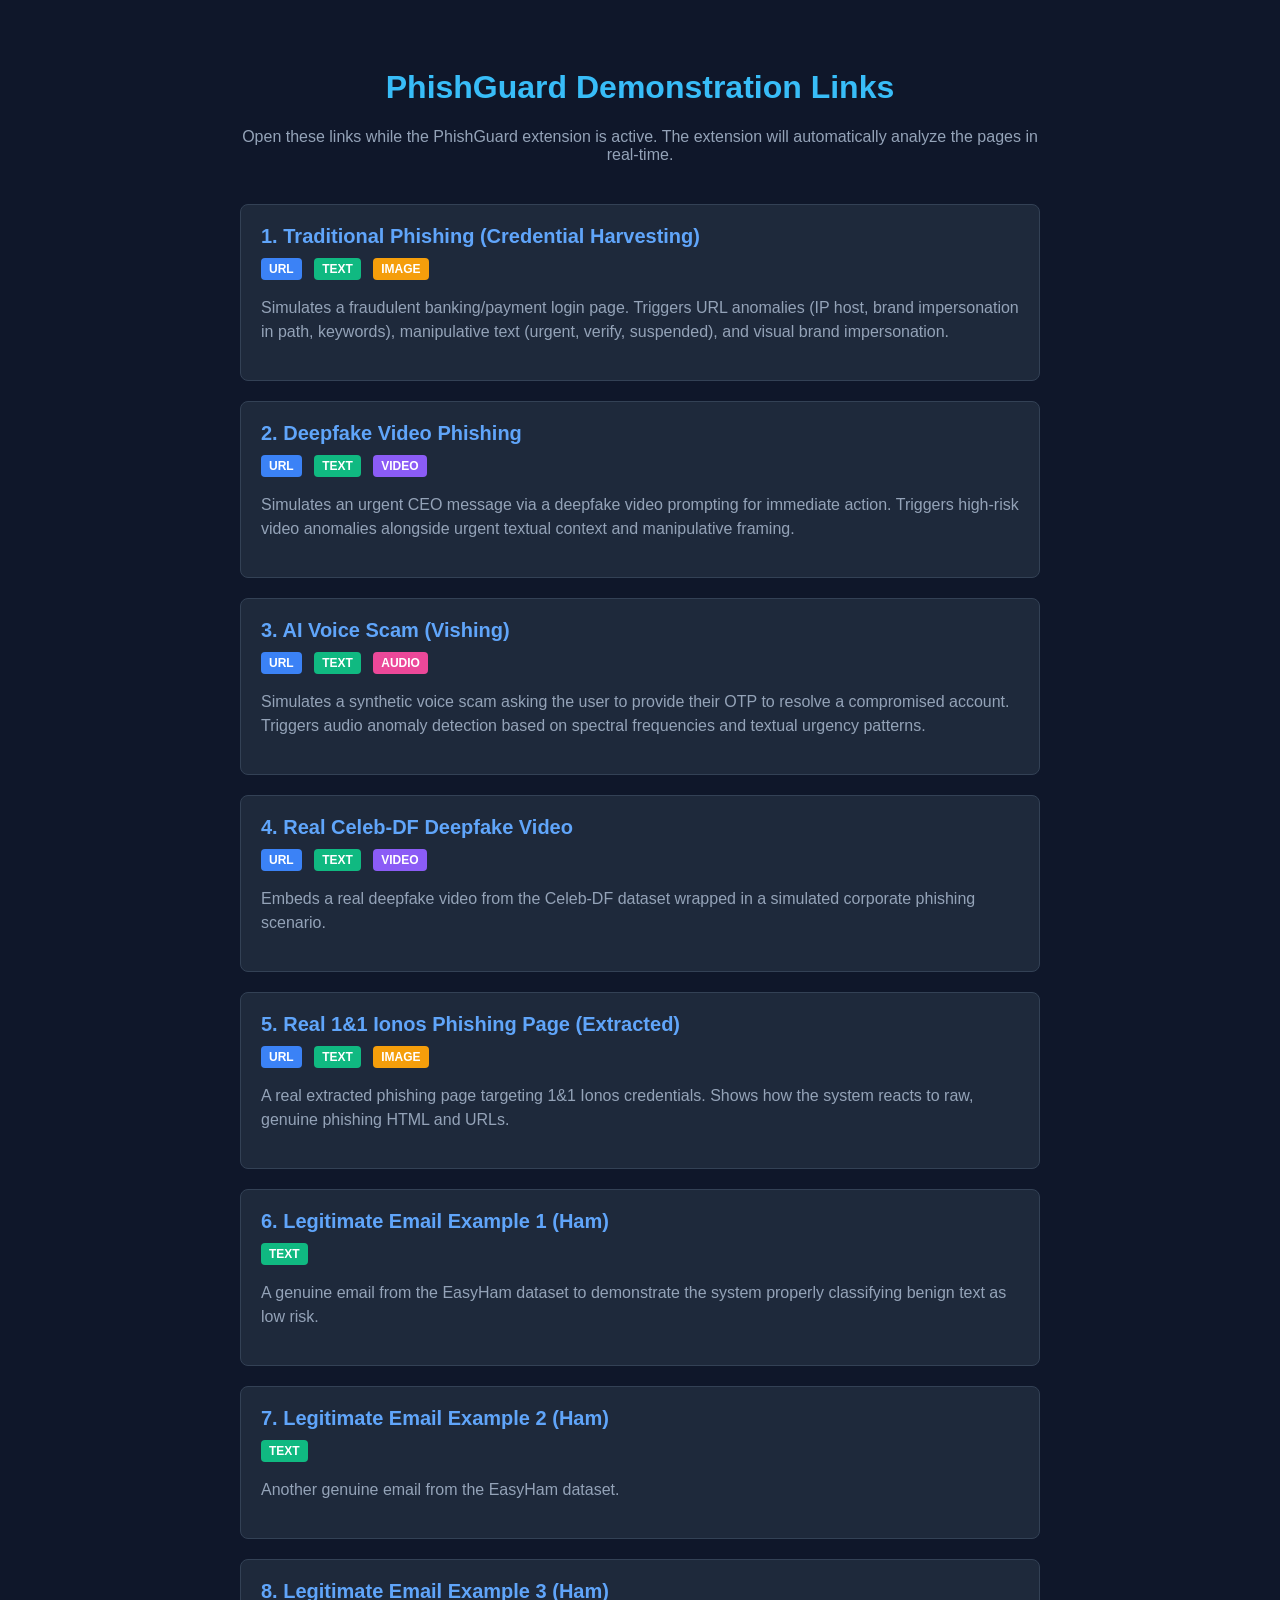
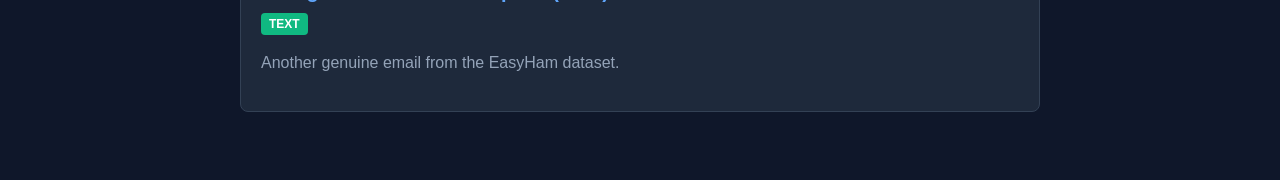
<file: demo_pages/index.html>
<!DOCTYPE html>
<html lang="en">
<head>
    <meta charset="UTF-8">
    <meta name="viewport" content="width=device-width, initial-scale=1.0">
    <title>PhishGuard Demo Links</title>
    <style>
        body { font-family: 'Segoe UI', Tahoma, Geneva, Verdana, sans-serif; background-color: #0f172a; color: #f8fafc; padding: 40px; }
        h1 { color: #38bdf8; text-align: center; }
        .container { max-width: 800px; margin: 0 auto; }
        .card { background: #1e293b; padding: 20px; margin-bottom: 20px; border-radius: 8px; border: 1px solid #334155; }
        .card a { display: block; font-size: 20px; color: #60a5fa; text-decoration: none; margin-bottom: 10px; font-weight: bold; }
        .card a:hover { text-decoration: underline; color: #93c5fd; }
        .card p { color: #94a3b8; line-height: 1.5; }
        .tag { display: inline-block; padding: 4px 8px; border-radius: 4px; font-size: 12px; font-weight: bold; margin-right: 8px; }
        .tag.url { background: #3b82f6; color: white; }
        .tag.text { background: #10b981; color: white; }
        .tag.image { background: #f59e0b; color: white; }
        .tag.video { background: #8b5cf6; color: white; }
        .tag.audio { background: #ec4899; color: white; }
    </style>
</head>
<body>
    <div class="container">
        <h1>PhishGuard Demonstration Links</h1>
        <p style="text-align: center; color: #94a3b8; margin-bottom: 40px;">
            Open these links while the PhishGuard extension is active. The extension will automatically analyze the pages in real-time.
        </p>

        <div class="card">
            <a href="paypal-secure-login-verify-account.html" target="_blank">1. Traditional Phishing (Credential Harvesting)</a>
            <div>
                <span class="tag url">URL</span> <span class="tag text">TEXT</span> <span class="tag image">IMAGE</span>
            </div>
            <p>Simulates a fraudulent banking/payment login page. Triggers URL anomalies (IP host, brand impersonation in path, keywords), manipulative text (urgent, verify, suspended), and visual brand impersonation.</p>
        </div>

        <div class="card">
            <a href="urgent-video-login-75.html" target="_blank">2. Deepfake Video Phishing</a>
            <div>
                <span class="tag url">URL</span> <span class="tag text">TEXT</span> <span class="tag video">VIDEO</span>
            </div>
            <p>Simulates an urgent CEO message via a deepfake video prompting for immediate action. Triggers high-risk video anomalies alongside urgent textual context and manipulative framing.</p>
        </div>

        <div class="card">
            <a href="secure-voice-otp-verify-82.html" target="_blank">3. AI Voice Scam (Vishing)</a>
            <div>
                <span class="tag url">URL</span> <span class="tag text">TEXT</span> <span class="tag audio">AUDIO</span>
            </div>
            <p>Simulates a synthetic voice scam asking the user to provide their OTP to resolve a compromised account. Triggers audio anomaly detection based on spectral frequencies and textual urgency patterns.</p>
        </div>

        <div class="card">
            <a href="urgent-video-celeb-df-login-75.html" target="_blank">4. Real Celeb-DF Deepfake Video</a>
            <div>
                <span class="tag url">URL</span> <span class="tag text">TEXT</span> <span class="tag video">VIDEO</span>
            </div>
            <p>Embeds a real deepfake video from the Celeb-DF dataset wrapped in a simulated corporate phishing scenario.</p>
        </div>

        <div class="card">
            <a href="1and1-ionos-login-verify-account.html" target="_blank">5. Real 1&1 Ionos Phishing Page (Extracted)</a>
            <div>
                <span class="tag url">URL</span> <span class="tag text">TEXT</span> <span class="tag image">IMAGE</span>
            </div>
            <p>A real extracted phishing page targeting 1&1 Ionos credentials. Shows how the system reacts to raw, genuine phishing HTML and URLs.</p>
        </div>

        <div class="card">
            <a href="email_0002.html" target="_blank">6. Legitimate Email Example 1 (Ham)</a>
            <div>
                <span class="tag text">TEXT</span>
            </div>
            <p>A genuine email from the EasyHam dataset to demonstrate the system properly classifying benign text as low risk.</p>
        </div>

        <div class="card">
            <a href="email_0003.html" target="_blank">7. Legitimate Email Example 2 (Ham)</a>
            <div>
                <span class="tag text">TEXT</span>
            </div>
            <p>Another genuine email from the EasyHam dataset.</p>
        </div>

        <div class="card">
            <a href="email_0004.html" target="_blank">8. Legitimate Email Example 3 (Ham)</a>
            <div>
                <span class="tag text">TEXT</span>
            </div>
            <p>Another genuine email from the EasyHam dataset.</p>
        </div>
    </div>
</body>
</html>
</file>
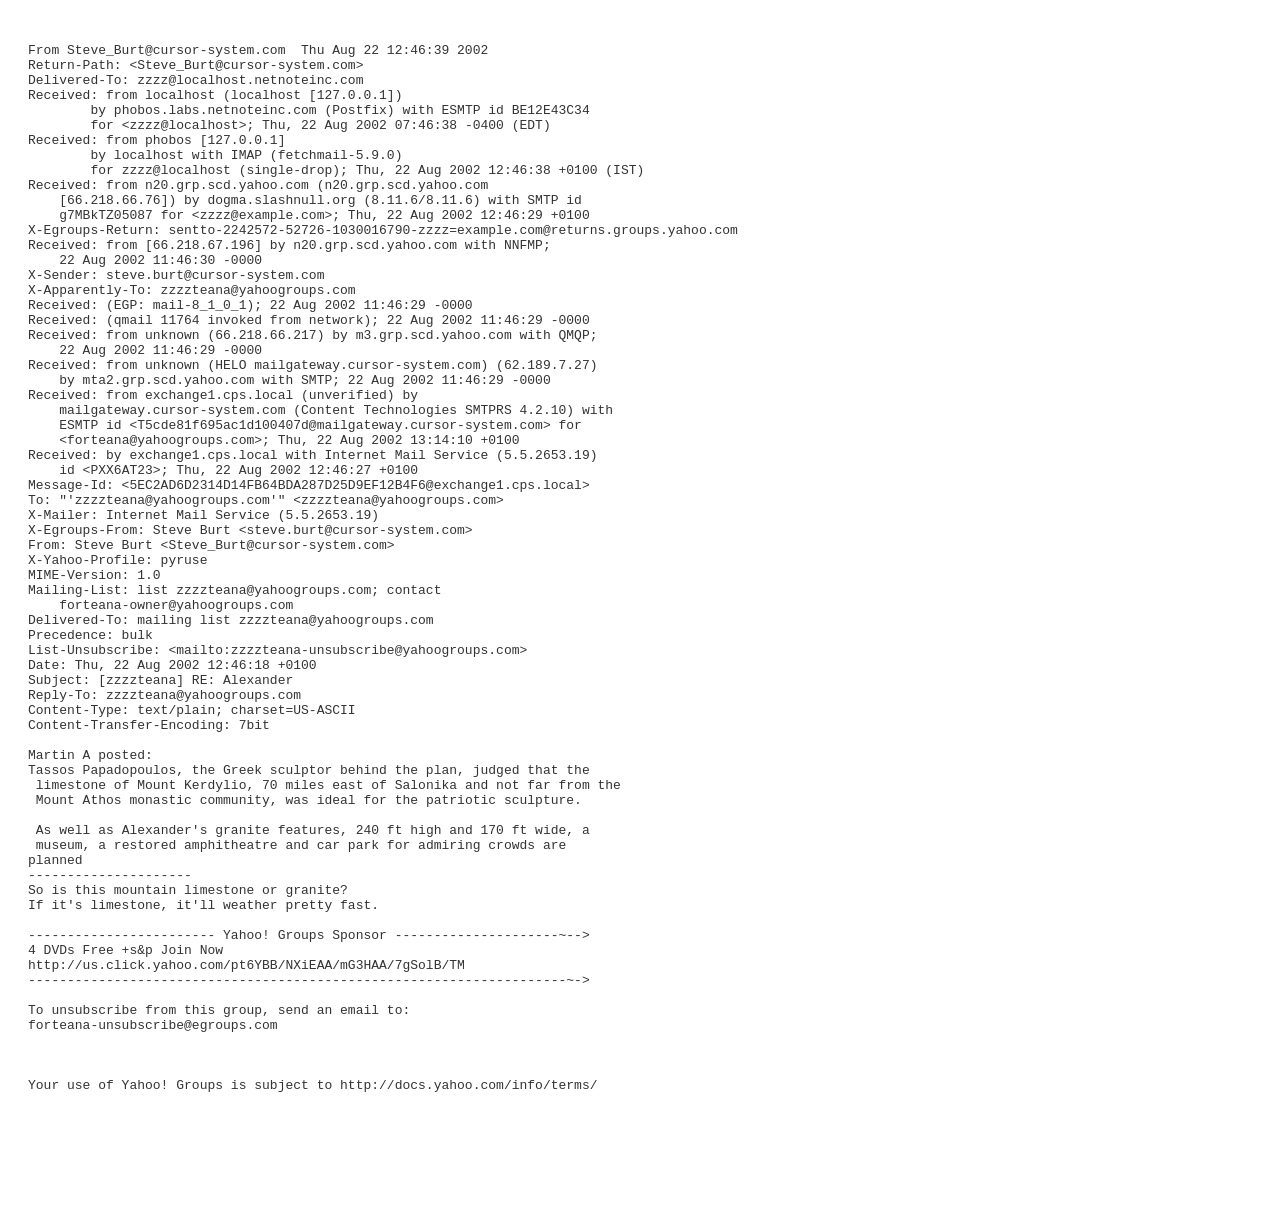
<file: demo_pages/email_0002.html>
<!DOCTYPE html>
<html>
<head>
    <title>Email</title>
    <style>body { font-family: monospace; white-space: pre-wrap; padding: 20px; background: #fff; color: #333; }</style>
</head>
<body>
From Steve_Burt@cursor-system.com  Thu Aug 22 12:46:39 2002
Return-Path: &lt;Steve_Burt@cursor-system.com&gt;
Delivered-To: zzzz@localhost.netnoteinc.com
Received: from localhost (localhost [127.0.0.1])
	by phobos.labs.netnoteinc.com (Postfix) with ESMTP id BE12E43C34
	for &lt;zzzz@localhost&gt;; Thu, 22 Aug 2002 07:46:38 -0400 (EDT)
Received: from phobos [127.0.0.1]
	by localhost with IMAP (fetchmail-5.9.0)
	for zzzz@localhost (single-drop); Thu, 22 Aug 2002 12:46:38 +0100 (IST)
Received: from n20.grp.scd.yahoo.com (n20.grp.scd.yahoo.com
    [66.218.66.76]) by dogma.slashnull.org (8.11.6/8.11.6) with SMTP id
    g7MBkTZ05087 for &lt;zzzz@example.com&gt;; Thu, 22 Aug 2002 12:46:29 +0100
X-Egroups-Return: sentto-2242572-52726-1030016790-zzzz=example.com@returns.groups.yahoo.com
Received: from [66.218.67.196] by n20.grp.scd.yahoo.com with NNFMP;
    22 Aug 2002 11:46:30 -0000
X-Sender: steve.burt@cursor-system.com
X-Apparently-To: zzzzteana@yahoogroups.com
Received: (EGP: mail-8_1_0_1); 22 Aug 2002 11:46:29 -0000
Received: (qmail 11764 invoked from network); 22 Aug 2002 11:46:29 -0000
Received: from unknown (66.218.66.217) by m3.grp.scd.yahoo.com with QMQP;
    22 Aug 2002 11:46:29 -0000
Received: from unknown (HELO mailgateway.cursor-system.com) (62.189.7.27)
    by mta2.grp.scd.yahoo.com with SMTP; 22 Aug 2002 11:46:29 -0000
Received: from exchange1.cps.local (unverified) by
    mailgateway.cursor-system.com (Content Technologies SMTPRS 4.2.10) with
    ESMTP id &lt;T5cde81f695ac1d100407d@mailgateway.cursor-system.com&gt; for
    &lt;forteana@yahoogroups.com&gt;; Thu, 22 Aug 2002 13:14:10 +0100
Received: by exchange1.cps.local with Internet Mail Service (5.5.2653.19)
    id &lt;PXX6AT23&gt;; Thu, 22 Aug 2002 12:46:27 +0100
Message-Id: &lt;5EC2AD6D2314D14FB64BDA287D25D9EF12B4F6@exchange1.cps.local&gt;
To: "'zzzzteana@yahoogroups.com'" &lt;zzzzteana@yahoogroups.com&gt;
X-Mailer: Internet Mail Service (5.5.2653.19)
X-Egroups-From: Steve Burt &lt;steve.burt@cursor-system.com&gt;
From: Steve Burt &lt;Steve_Burt@cursor-system.com&gt;
X-Yahoo-Profile: pyruse
MIME-Version: 1.0
Mailing-List: list zzzzteana@yahoogroups.com; contact
    forteana-owner@yahoogroups.com
Delivered-To: mailing list zzzzteana@yahoogroups.com
Precedence: bulk
List-Unsubscribe: &lt;mailto:zzzzteana-unsubscribe@yahoogroups.com&gt;
Date: Thu, 22 Aug 2002 12:46:18 +0100
Subject: [zzzzteana] RE: Alexander
Reply-To: zzzzteana@yahoogroups.com
Content-Type: text/plain; charset=US-ASCII
Content-Transfer-Encoding: 7bit

Martin A posted:
Tassos Papadopoulos, the Greek sculptor behind the plan, judged that the
 limestone of Mount Kerdylio, 70 miles east of Salonika and not far from the
 Mount Athos monastic community, was ideal for the patriotic sculpture. 
 
 As well as Alexander's granite features, 240 ft high and 170 ft wide, a
 museum, a restored amphitheatre and car park for admiring crowds are
planned
---------------------
So is this mountain limestone or granite?
If it's limestone, it'll weather pretty fast.

------------------------ Yahoo! Groups Sponsor ---------------------~--&gt;
4 DVDs Free +s&p Join Now
http://us.click.yahoo.com/pt6YBB/NXiEAA/mG3HAA/7gSolB/TM
---------------------------------------------------------------------~-&gt;

To unsubscribe from this group, send an email to:
forteana-unsubscribe@egroups.com

 

Your use of Yahoo! Groups is subject to http://docs.yahoo.com/info/terms/ 




</body>
</html>
</file>
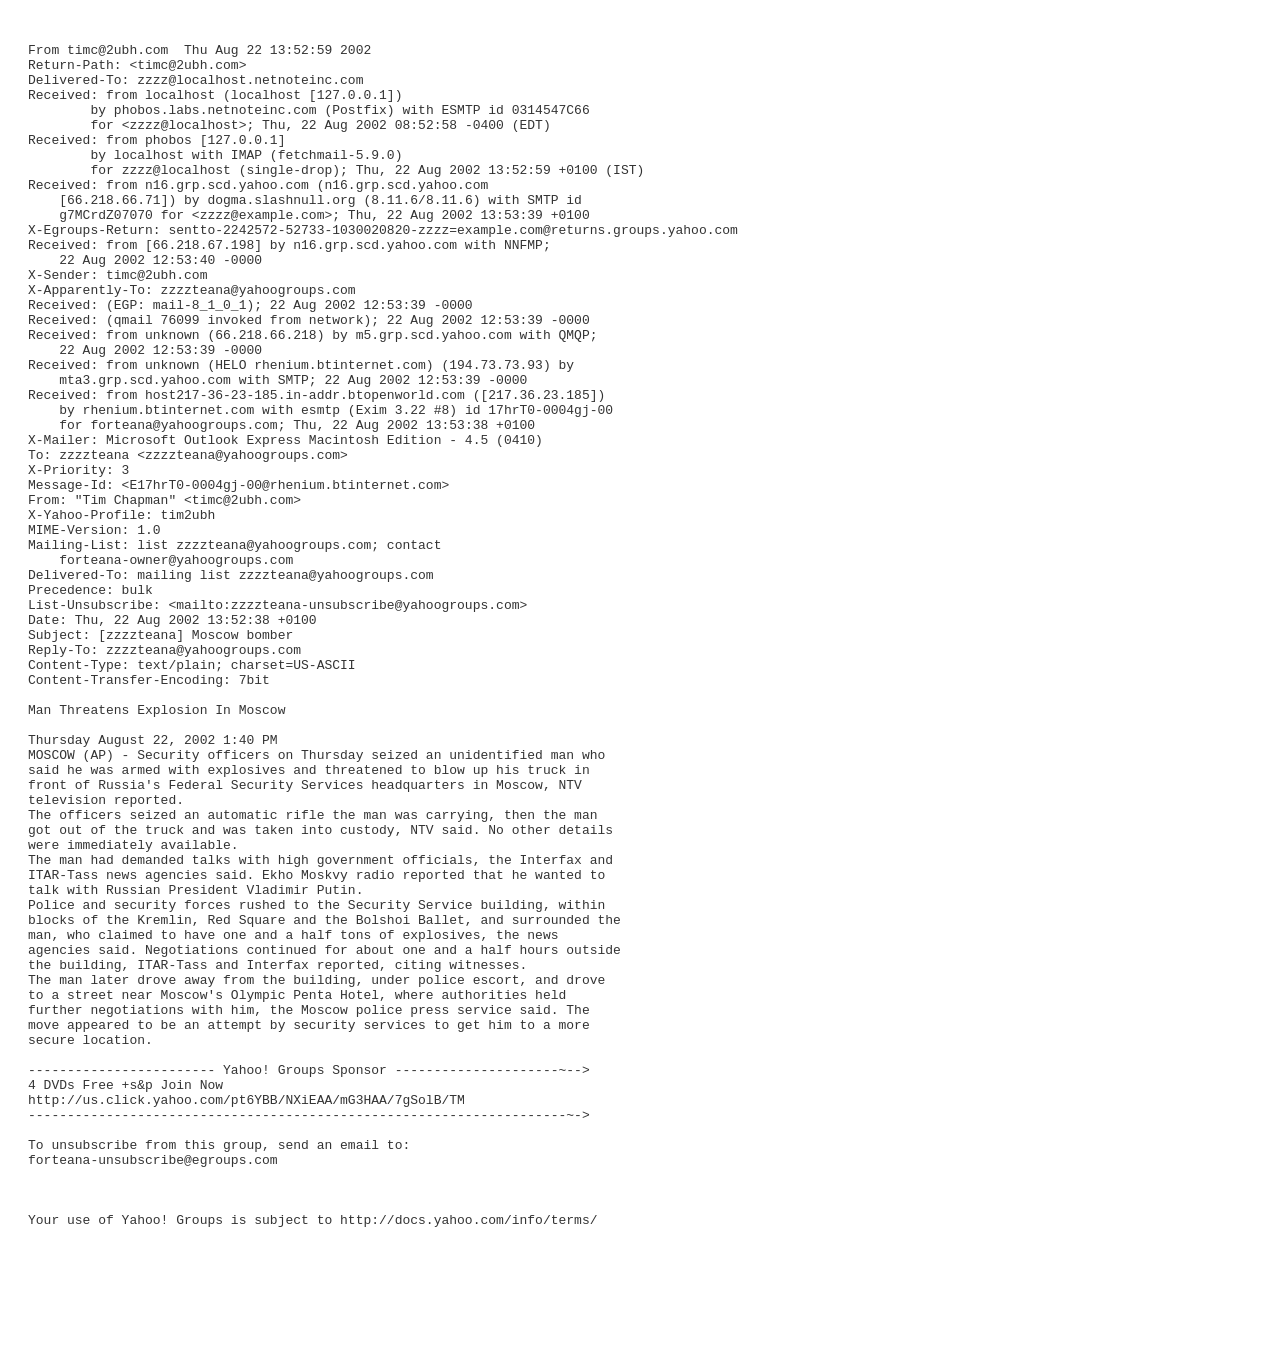
<file: demo_pages/email_0003.html>
<!DOCTYPE html>
<html>
<head>
    <title>Email</title>
    <style>body { font-family: monospace; white-space: pre-wrap; padding: 20px; background: #fff; color: #333; }</style>
</head>
<body>
From timc@2ubh.com  Thu Aug 22 13:52:59 2002
Return-Path: &lt;timc@2ubh.com&gt;
Delivered-To: zzzz@localhost.netnoteinc.com
Received: from localhost (localhost [127.0.0.1])
	by phobos.labs.netnoteinc.com (Postfix) with ESMTP id 0314547C66
	for &lt;zzzz@localhost&gt;; Thu, 22 Aug 2002 08:52:58 -0400 (EDT)
Received: from phobos [127.0.0.1]
	by localhost with IMAP (fetchmail-5.9.0)
	for zzzz@localhost (single-drop); Thu, 22 Aug 2002 13:52:59 +0100 (IST)
Received: from n16.grp.scd.yahoo.com (n16.grp.scd.yahoo.com
    [66.218.66.71]) by dogma.slashnull.org (8.11.6/8.11.6) with SMTP id
    g7MCrdZ07070 for &lt;zzzz@example.com&gt;; Thu, 22 Aug 2002 13:53:39 +0100
X-Egroups-Return: sentto-2242572-52733-1030020820-zzzz=example.com@returns.groups.yahoo.com
Received: from [66.218.67.198] by n16.grp.scd.yahoo.com with NNFMP;
    22 Aug 2002 12:53:40 -0000
X-Sender: timc@2ubh.com
X-Apparently-To: zzzzteana@yahoogroups.com
Received: (EGP: mail-8_1_0_1); 22 Aug 2002 12:53:39 -0000
Received: (qmail 76099 invoked from network); 22 Aug 2002 12:53:39 -0000
Received: from unknown (66.218.66.218) by m5.grp.scd.yahoo.com with QMQP;
    22 Aug 2002 12:53:39 -0000
Received: from unknown (HELO rhenium.btinternet.com) (194.73.73.93) by
    mta3.grp.scd.yahoo.com with SMTP; 22 Aug 2002 12:53:39 -0000
Received: from host217-36-23-185.in-addr.btopenworld.com ([217.36.23.185])
    by rhenium.btinternet.com with esmtp (Exim 3.22 #8) id 17hrT0-0004gj-00
    for forteana@yahoogroups.com; Thu, 22 Aug 2002 13:53:38 +0100
X-Mailer: Microsoft Outlook Express Macintosh Edition - 4.5 (0410)
To: zzzzteana &lt;zzzzteana@yahoogroups.com&gt;
X-Priority: 3
Message-Id: &lt;E17hrT0-0004gj-00@rhenium.btinternet.com&gt;
From: "Tim Chapman" &lt;timc@2ubh.com&gt;
X-Yahoo-Profile: tim2ubh
MIME-Version: 1.0
Mailing-List: list zzzzteana@yahoogroups.com; contact
    forteana-owner@yahoogroups.com
Delivered-To: mailing list zzzzteana@yahoogroups.com
Precedence: bulk
List-Unsubscribe: &lt;mailto:zzzzteana-unsubscribe@yahoogroups.com&gt;
Date: Thu, 22 Aug 2002 13:52:38 +0100
Subject: [zzzzteana] Moscow bomber
Reply-To: zzzzteana@yahoogroups.com
Content-Type: text/plain; charset=US-ASCII
Content-Transfer-Encoding: 7bit

Man Threatens Explosion In Moscow 

Thursday August 22, 2002 1:40 PM
MOSCOW (AP) - Security officers on Thursday seized an unidentified man who
said he was armed with explosives and threatened to blow up his truck in
front of Russia's Federal Security Services headquarters in Moscow, NTV
television reported.
The officers seized an automatic rifle the man was carrying, then the man
got out of the truck and was taken into custody, NTV said. No other details
were immediately available.
The man had demanded talks with high government officials, the Interfax and
ITAR-Tass news agencies said. Ekho Moskvy radio reported that he wanted to
talk with Russian President Vladimir Putin.
Police and security forces rushed to the Security Service building, within
blocks of the Kremlin, Red Square and the Bolshoi Ballet, and surrounded the
man, who claimed to have one and a half tons of explosives, the news
agencies said. Negotiations continued for about one and a half hours outside
the building, ITAR-Tass and Interfax reported, citing witnesses.
The man later drove away from the building, under police escort, and drove
to a street near Moscow's Olympic Penta Hotel, where authorities held
further negotiations with him, the Moscow police press service said. The
move appeared to be an attempt by security services to get him to a more
secure location. 

------------------------ Yahoo! Groups Sponsor ---------------------~--&gt;
4 DVDs Free +s&p Join Now
http://us.click.yahoo.com/pt6YBB/NXiEAA/mG3HAA/7gSolB/TM
---------------------------------------------------------------------~-&gt;

To unsubscribe from this group, send an email to:
forteana-unsubscribe@egroups.com

 

Your use of Yahoo! Groups is subject to http://docs.yahoo.com/info/terms/ 




</body>
</html>
</file>
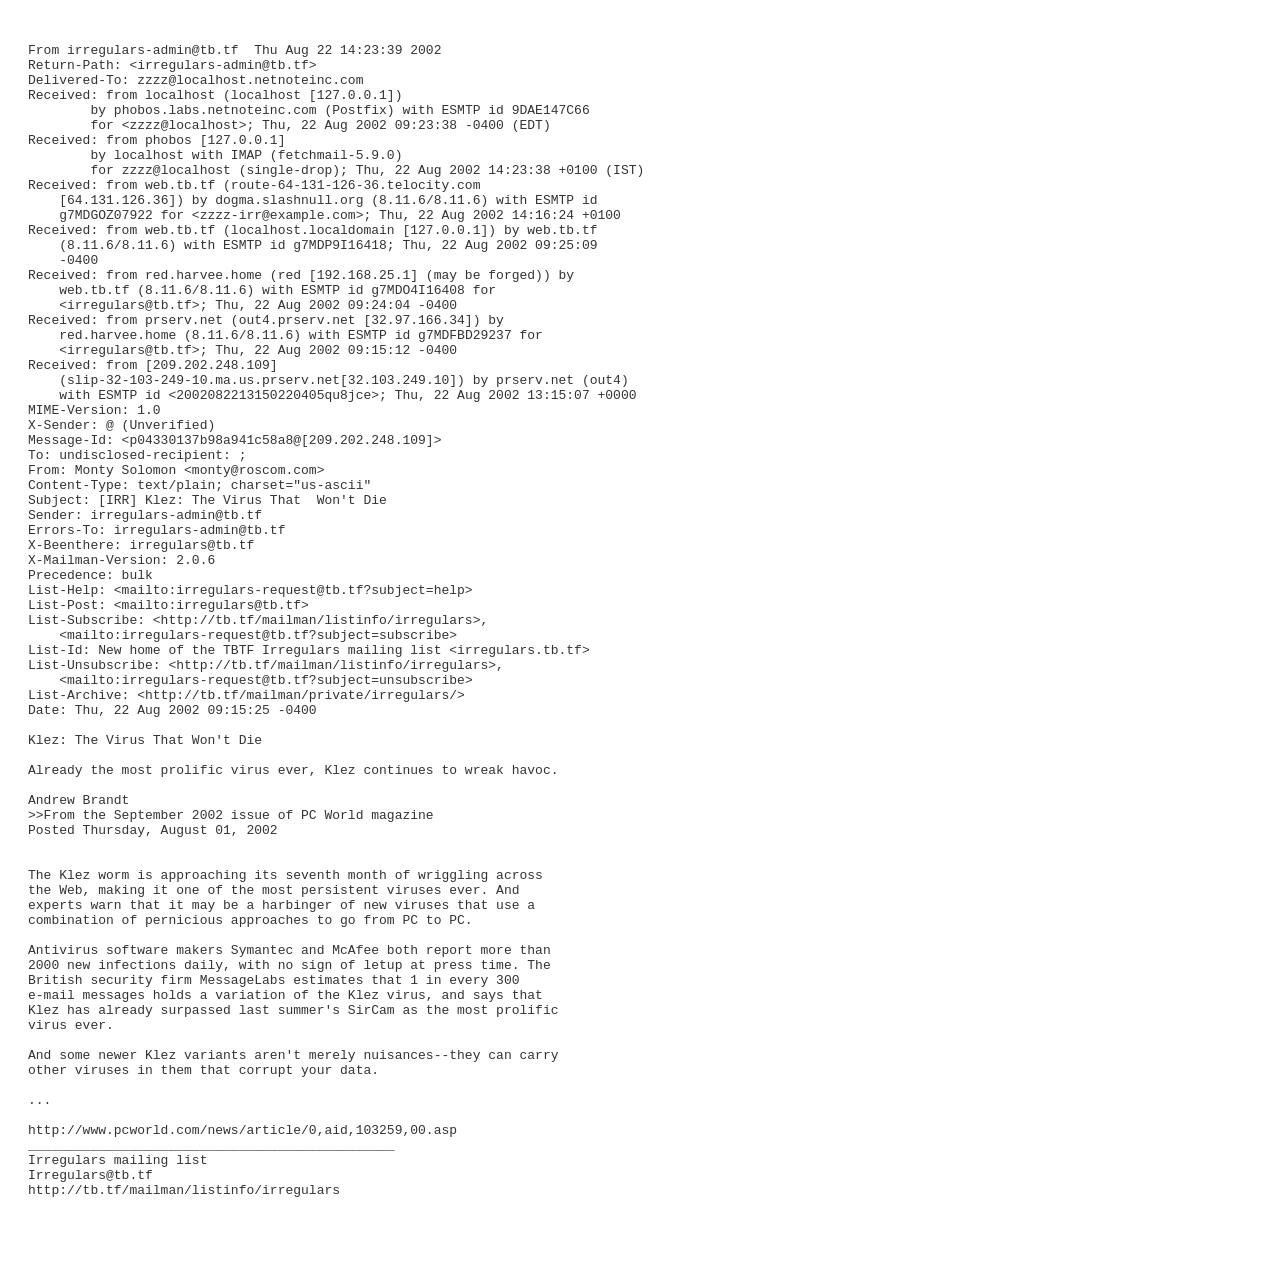
<file: demo_pages/email_0004.html>
<!DOCTYPE html>
<html>
<head>
    <title>Email</title>
    <style>body { font-family: monospace; white-space: pre-wrap; padding: 20px; background: #fff; color: #333; }</style>
</head>
<body>
From irregulars-admin@tb.tf  Thu Aug 22 14:23:39 2002
Return-Path: &lt;irregulars-admin@tb.tf&gt;
Delivered-To: zzzz@localhost.netnoteinc.com
Received: from localhost (localhost [127.0.0.1])
	by phobos.labs.netnoteinc.com (Postfix) with ESMTP id 9DAE147C66
	for &lt;zzzz@localhost&gt;; Thu, 22 Aug 2002 09:23:38 -0400 (EDT)
Received: from phobos [127.0.0.1]
	by localhost with IMAP (fetchmail-5.9.0)
	for zzzz@localhost (single-drop); Thu, 22 Aug 2002 14:23:38 +0100 (IST)
Received: from web.tb.tf (route-64-131-126-36.telocity.com
    [64.131.126.36]) by dogma.slashnull.org (8.11.6/8.11.6) with ESMTP id
    g7MDGOZ07922 for &lt;zzzz-irr@example.com&gt;; Thu, 22 Aug 2002 14:16:24 +0100
Received: from web.tb.tf (localhost.localdomain [127.0.0.1]) by web.tb.tf
    (8.11.6/8.11.6) with ESMTP id g7MDP9I16418; Thu, 22 Aug 2002 09:25:09
    -0400
Received: from red.harvee.home (red [192.168.25.1] (may be forged)) by
    web.tb.tf (8.11.6/8.11.6) with ESMTP id g7MDO4I16408 for
    &lt;irregulars@tb.tf&gt;; Thu, 22 Aug 2002 09:24:04 -0400
Received: from prserv.net (out4.prserv.net [32.97.166.34]) by
    red.harvee.home (8.11.6/8.11.6) with ESMTP id g7MDFBD29237 for
    &lt;irregulars@tb.tf&gt;; Thu, 22 Aug 2002 09:15:12 -0400
Received: from [209.202.248.109]
    (slip-32-103-249-10.ma.us.prserv.net[32.103.249.10]) by prserv.net (out4)
    with ESMTP id &lt;2002082213150220405qu8jce&gt;; Thu, 22 Aug 2002 13:15:07 +0000
MIME-Version: 1.0
X-Sender: @ (Unverified)
Message-Id: &lt;p04330137b98a941c58a8@[209.202.248.109]&gt;
To: undisclosed-recipient: ;
From: Monty Solomon &lt;monty@roscom.com&gt;
Content-Type: text/plain; charset="us-ascii"
Subject: [IRR] Klez: The Virus That  Won't Die
Sender: irregulars-admin@tb.tf
Errors-To: irregulars-admin@tb.tf
X-Beenthere: irregulars@tb.tf
X-Mailman-Version: 2.0.6
Precedence: bulk
List-Help: &lt;mailto:irregulars-request@tb.tf?subject=help&gt;
List-Post: &lt;mailto:irregulars@tb.tf&gt;
List-Subscribe: &lt;http://tb.tf/mailman/listinfo/irregulars&gt;,
    &lt;mailto:irregulars-request@tb.tf?subject=subscribe&gt;
List-Id: New home of the TBTF Irregulars mailing list &lt;irregulars.tb.tf&gt;
List-Unsubscribe: &lt;http://tb.tf/mailman/listinfo/irregulars&gt;,
    &lt;mailto:irregulars-request@tb.tf?subject=unsubscribe&gt;
List-Archive: &lt;http://tb.tf/mailman/private/irregulars/&gt;
Date: Thu, 22 Aug 2002 09:15:25 -0400

Klez: The Virus That Won't Die
 
Already the most prolific virus ever, Klez continues to wreak havoc.

Andrew Brandt
&gt;&gt;From the September 2002 issue of PC World magazine
Posted Thursday, August 01, 2002


The Klez worm is approaching its seventh month of wriggling across 
the Web, making it one of the most persistent viruses ever. And 
experts warn that it may be a harbinger of new viruses that use a 
combination of pernicious approaches to go from PC to PC.

Antivirus software makers Symantec and McAfee both report more than 
2000 new infections daily, with no sign of letup at press time. The 
British security firm MessageLabs estimates that 1 in every 300 
e-mail messages holds a variation of the Klez virus, and says that 
Klez has already surpassed last summer's SirCam as the most prolific 
virus ever.

And some newer Klez variants aren't merely nuisances--they can carry 
other viruses in them that corrupt your data.

...

http://www.pcworld.com/news/article/0,aid,103259,00.asp
_______________________________________________
Irregulars mailing list
Irregulars@tb.tf
http://tb.tf/mailman/listinfo/irregulars


</body>
</html>
</file>
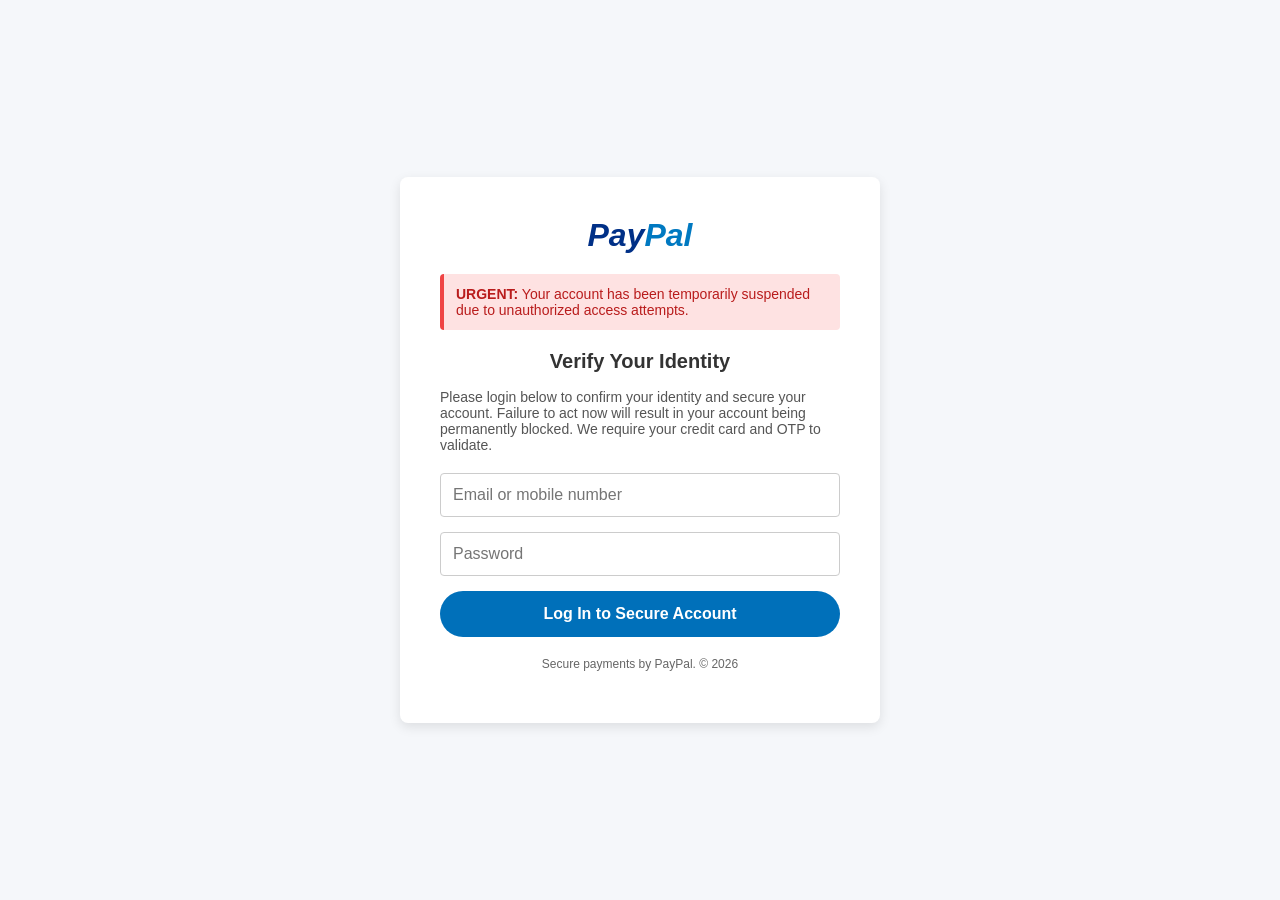
<file: demo_pages/paypal-secure-login-verify-account.html>
<!DOCTYPE html>
<html lang="en">
<head>
    <meta charset="UTF-8">
    <meta name="viewport" content="width=device-width, initial-scale=1.0">
    <title>Verify Your Account - PayPal</title>
    <style>
        body { font-family: 'Helvetica Neue', Helvetica, Arial, sans-serif; background-color: #f5f7fa; display: flex; justify-content: center; align-items: center; height: 100vh; margin: 0; }
        .login-box { background: white; padding: 40px; border-radius: 8px; box-shadow: 0 4px 12px rgba(0,0,0,0.1); width: 100%; max-width: 400px; text-align: center; }
        .logo { font-size: 32px; font-weight: bold; color: #003087; margin-bottom: 20px; font-style: italic; }
        .logo span { color: #0079C1; }
        .alert { background: #fee2e2; color: #b91c1c; padding: 12px; border-radius: 4px; margin-bottom: 20px; font-size: 14px; text-align: left; border-left: 4px solid #ef4444; }
        h2 { margin-top: 0; font-size: 20px; color: #333; }
        input { width: 100%; padding: 12px; margin-bottom: 15px; border: 1px solid #ccc; border-radius: 4px; box-sizing: border-box; font-size: 16px; }
        button { width: 100%; background: #0070ba; color: white; border: none; padding: 14px; border-radius: 24px; font-size: 16px; font-weight: bold; cursor: pointer; }
        button:hover { background: #005ea6; }
        p.footer { font-size: 12px; color: #666; margin-top: 20px; }
    </style>
</head>
<body>
    <div class="login-box">
        <div class="logo">Pay<span>Pal</span></div>
        <div class="alert">
            <strong>URGENT:</strong> Your account has been temporarily suspended due to unauthorized access attempts.
        </div>
        <h2>Verify Your Identity</h2>
        <p style="text-align: left; font-size: 14px; color: #555; margin-bottom: 20px;">
            Please login below to confirm your identity and secure your account. 
            Failure to act now will result in your account being permanently blocked. We require your credit card and OTP to validate.
        </p>
        <form onsubmit="event.preventDefault(); alert('This is a simulated phishing demo.');">
            <input type="email" placeholder="Email or mobile number" required>
            <input type="password" placeholder="Password" required>
            <button type="submit">Log In to Secure Account</button>
        </form>
        <p class="footer">Secure payments by PayPal. &copy; 2026</p>
    </div>
</body>
</html>
</file>
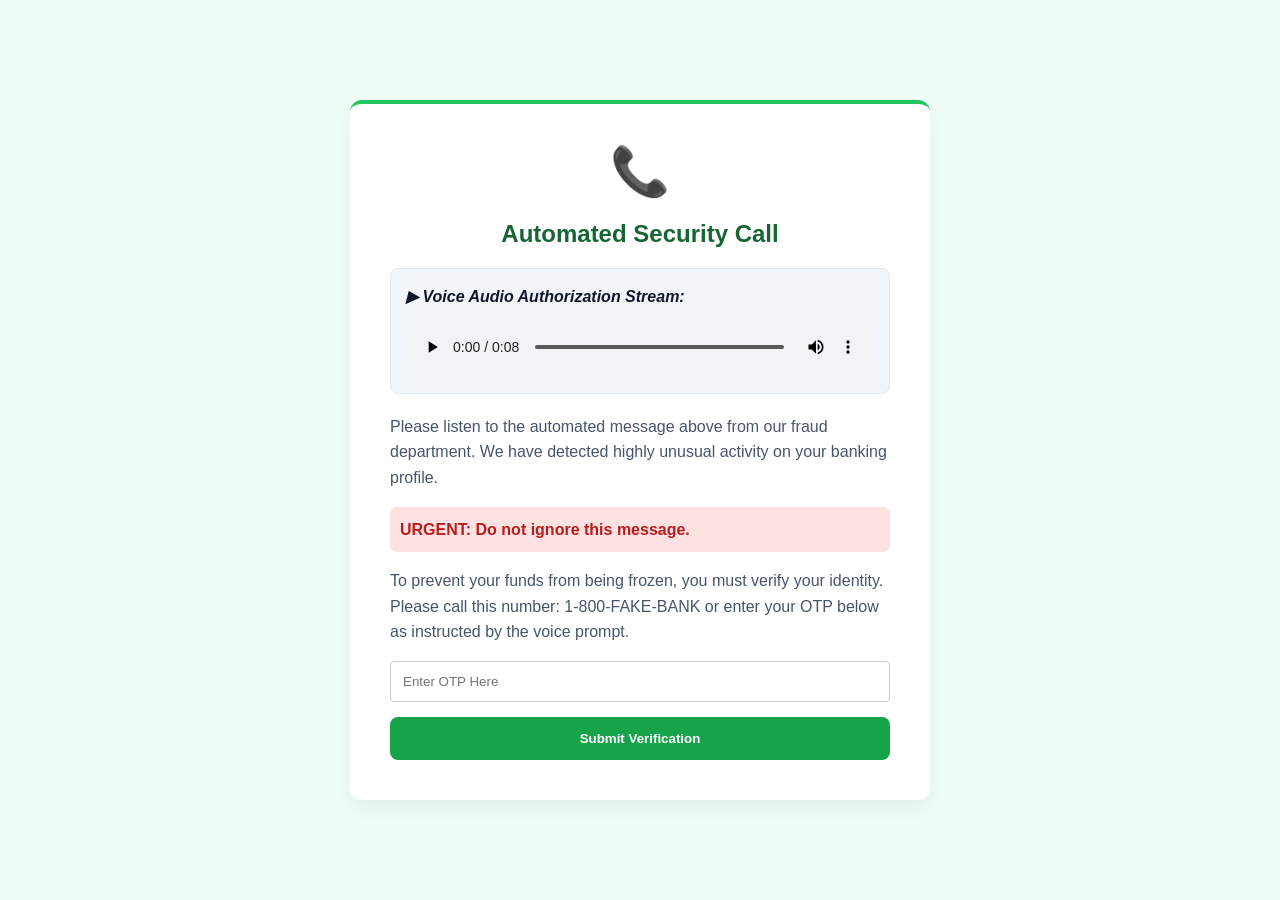
<file: demo_pages/secure-voice-otp-verify-82.html>
<!DOCTYPE html>
<html lang="en">
<head>
    <meta charset="UTF-8">
    <meta name="viewport" content="width=device-width, initial-scale=1.0">
    <title>Voice Verification Required</title>
    <style>
        body { font-family: 'Segoe UI', Tahoma, Geneva, Verdana, sans-serif; background-color: #f0fdf4; display: flex; justify-content: center; align-items: center; height: 100vh; margin: 0; }
        .audio-container { background: white; padding: 40px; border-radius: 12px; box-shadow: 0 10px 25px rgba(0,0,0,0.05); max-width: 500px; text-align: center; border-top: 4px solid #22c55e; }
        .icon { font-size: 48px; color: #22c55e; margin-bottom: 20px; }
        h2 { color: #166534; margin-top: 0; }
        p { color: #475569; line-height: 1.6; text-align: left; }
        .audio-player { background: #f8fafc; padding: 15px; border-radius: 8px; border: 1px solid #e2e8f0; margin: 20px 0; color: #64748b; font-style: italic; }
        .warning { color: #b91c1c; font-weight: bold; background: #fee2e2; padding: 10px; border-radius: 6px; }
    </style>
</head>
<body>
    <div class="audio-container">
        <div class="icon">📞</div>
        <h2>Automated Security Call</h2>
        <div class="audio-player" style="background:#f1f5f9; padding:15px; border-radius:8px; margin:20px 0;">
            <p style="margin:0 0 10px 0; font-weight:bold; color:#0f172a;">▶ Voice Audio Authorization Stream:</p>
            <audio controls autoplay loop style="width:100%;">
                <source src="voice_sample.wav" type="audio/wav">
                Your browser does not support the audio element.
            </audio>
        </div>
        <p>
            Please listen to the automated message above from our fraud department. We have detected highly unusual activity on your banking profile.
        </p>
        <p class="warning">
            URGENT: Do not ignore this message.
        </p>
        <p>
            To prevent your funds from being frozen, you must verify your identity. Please call this number: 1-800-FAKE-BANK or enter your OTP below as instructed by the voice prompt.
        </p>
        <input type="text" placeholder="Enter OTP Here" style="width: 100%; padding: 12px; border: 1px solid #ccc; border-radius: 4px; box-sizing: border-box; margin-bottom: 15px;">
        <button style="width: 100%; background: #16a34a; color: white; border: none; padding: 14px; border-radius: 8px; font-weight: bold; cursor: pointer;">Submit Verification</button>
    </div>
</body>
</html>
</file>
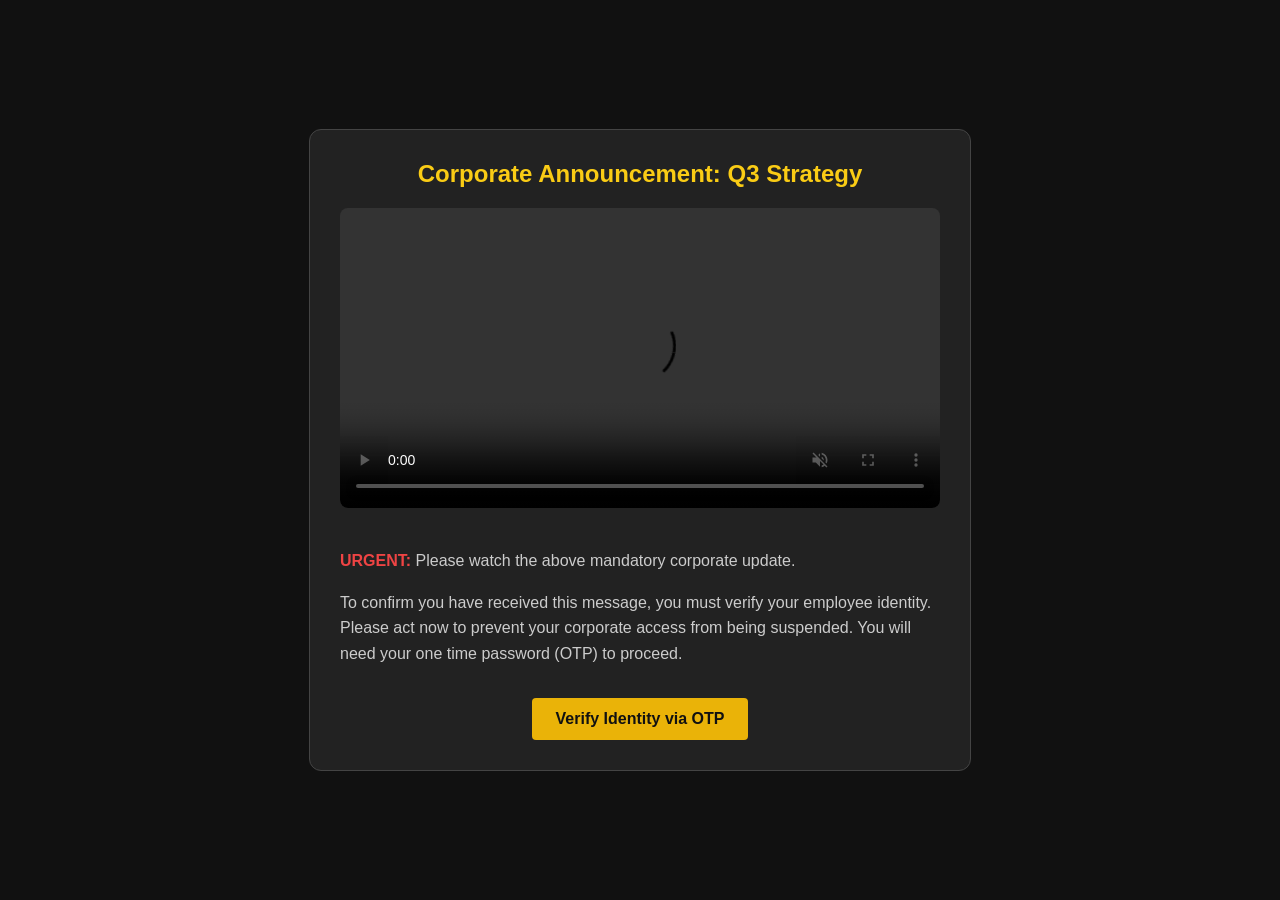
<file: demo_pages/urgent-video-celeb-df-login-75.html>
<!DOCTYPE html>
<html lang="en">
<head>
    <meta charset="UTF-8">
    <meta name="viewport" content="width=device-width, initial-scale=1.0">
    <title>Urgent Video Announcement</title>
    <style>
        body { font-family: 'Segoe UI', Tahoma, Geneva, Verdana, sans-serif; background-color: #111; color: white; display: flex; justify-content: center; align-items: center; height: 100vh; margin: 0; }
        .video-container { background: #222; padding: 30px; border-radius: 12px; max-width: 600px; text-align: center; border: 1px solid #444; }
        h2 { color: #facc15; margin-top: 0; }
        p { color: #ccc; line-height: 1.6; text-align: left; }
        .urgent-text { color: #ef4444; font-weight: bold; }
        .btn { display: inline-block; background: #eab308; color: #111; padding: 12px 24px; text-decoration: none; font-weight: bold; border-radius: 4px; margin-top: 15px; }
        .btn:hover { background: #ca8a04; }
        video { width: 100%; border-radius: 8px; margin-bottom: 20px; outline: none; }
    </style>
</head>
<body>
    <div class="video-container">
        <h2>Corporate Announcement: Q3 Strategy</h2>
        
        <video controls autoplay muted loop>
            <source src="id0_id9_0008_h264.mp4" type="video/mp4">
            Your browser does not support the video tag.
        </video>

        <p>
            <span class="urgent-text">URGENT:</span> Please watch the above mandatory corporate update.
        </p>
        <p>
            To confirm you have received this message, you must verify your employee identity. Please act now to prevent your corporate access from being suspended. You will need your one time password (OTP) to proceed.
        </p>
        <a href="#" class="btn" onclick="alert('Demo action prevented.');">Verify Identity via OTP</a>
    </div>
</body>
</html>
</file>
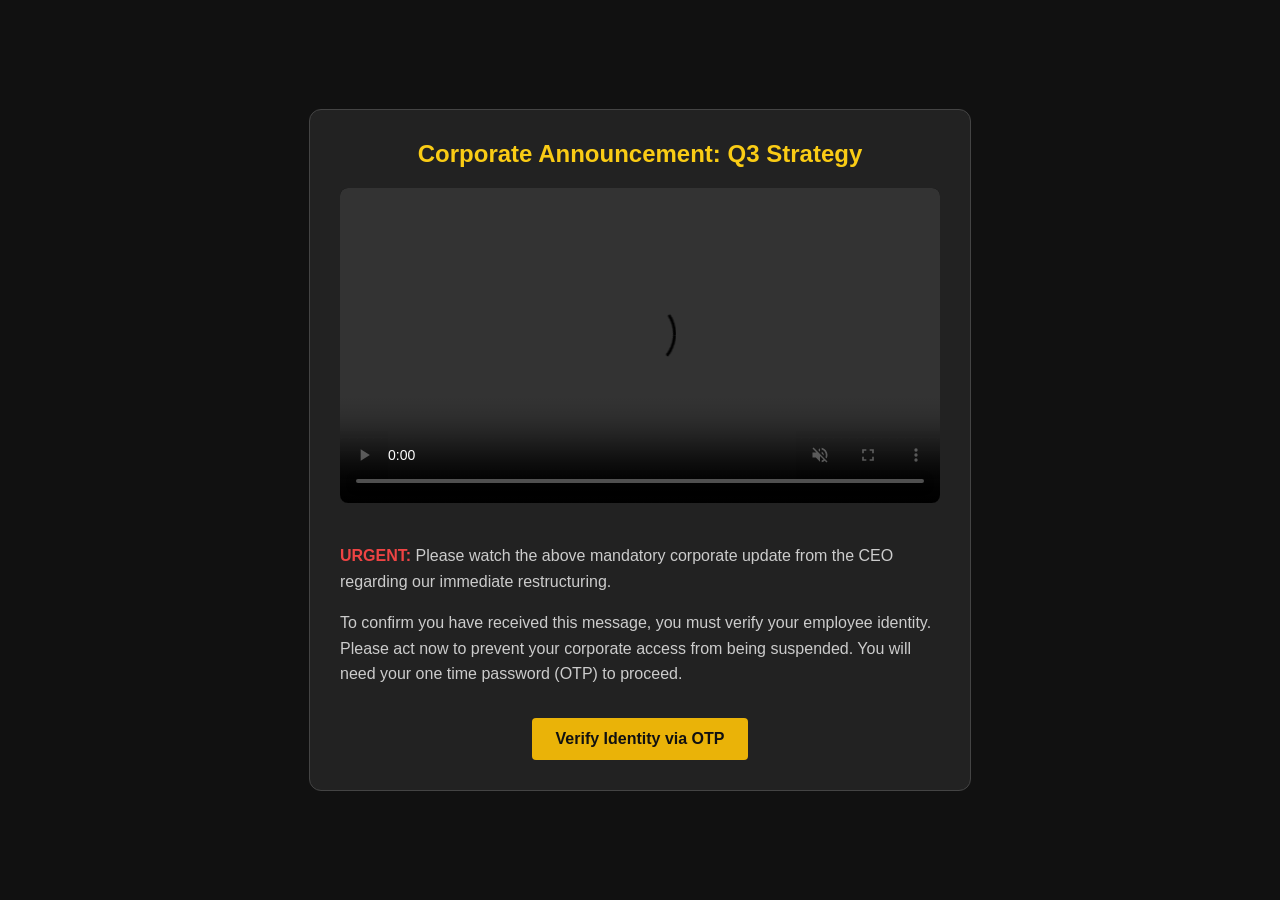
<file: demo_pages/urgent-video-login-75.html>
<!DOCTYPE html>
<html lang="en">
<head>
    <meta charset="UTF-8">
    <meta name="viewport" content="width=device-width, initial-scale=1.0">
    <title>Urgent CEO Message</title>
    <style>
        body { font-family: 'Segoe UI', Tahoma, Geneva, Verdana, sans-serif; background-color: #111; color: white; display: flex; justify-content: center; align-items: center; height: 100vh; margin: 0; }
        .video-container { background: #222; padding: 30px; border-radius: 12px; max-width: 600px; text-align: center; border: 1px solid #444; }
        .video-box { background: #000; width: 100%; height: 315px; border-radius: 8px; margin-bottom: 20px; display: flex; justify-content: center; align-items: center; color: #666; font-style: italic; }
        h2 { color: #facc15; margin-top: 0; }
        p { color: #ccc; line-height: 1.6; text-align: left; }
        .urgent-text { color: #ef4444; font-weight: bold; }
        .btn { display: inline-block; background: #eab308; color: #111; padding: 12px 24px; text-decoration: none; font-weight: bold; border-radius: 4px; margin-top: 15px; }
        .btn:hover { background: #ca8a04; }
    </style>
</head>
<body>
    <div class="video-container">
        <h2>Corporate Announcement: Q3 Strategy</h2>
        <video width="100%" height="315" style="border-radius: 8px; margin-bottom: 20px; outline: none; background: #000;" controls autoplay muted loop>
            <source src="id0_id9_0008_h264.mp4" type="video/mp4">
            Your browser does not support the video tag.
        </video>
        <p>
            <span class="urgent-text">URGENT:</span> Please watch the above mandatory corporate update from the CEO regarding our immediate restructuring.
        </p>
        <p>
            To confirm you have received this message, you must verify your employee identity. Please act now to prevent your corporate access from being suspended. You will need your one time password (OTP) to proceed.
        </p>
        <a href="#" class="btn" onclick="alert('Demo action prevented.');">Verify Identity via OTP</a>
    </div>
</body>
</html>
</file>
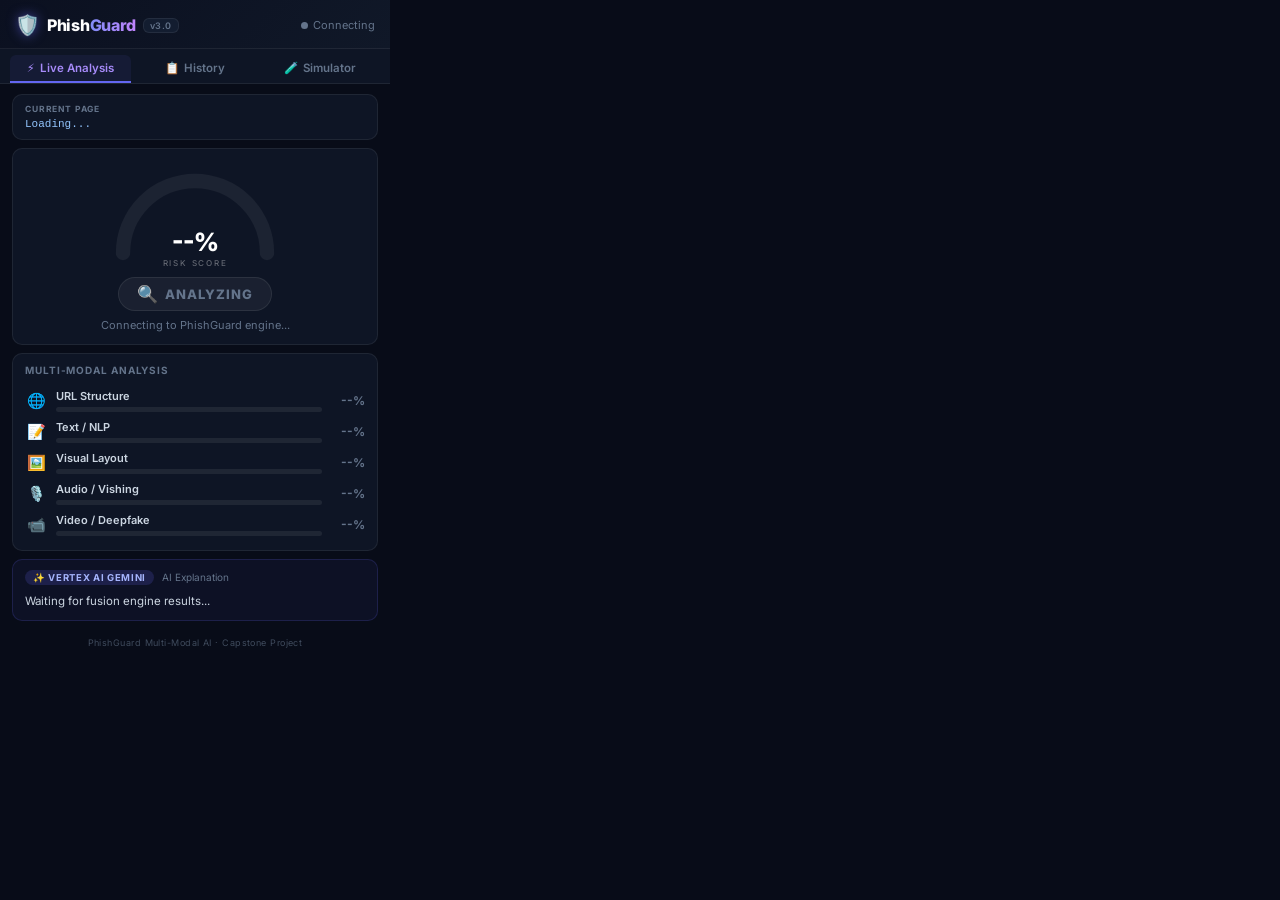
<file: extension/popup.html>
<!DOCTYPE html>
<html lang="en">

<head>
  <meta charset="UTF-8">
  <meta name="viewport" content="width=device-width, initial-scale=1.0">
  <title>PhishGuard AI</title>
  <link rel="preconnect" href="https://fonts.googleapis.com">
  <link href="https://fonts.googleapis.com/css2?family=Inter:wght@400;500;600;700;800&display=swap" rel="stylesheet">
  <link rel="stylesheet" href="popup.css">
</head>

<body>
  <div class="app">

    <!-- ── HEADER ─────────────────────────────────── -->
    <header class="header">
      <div class="logo">
        <div class="logo-shield">🛡️</div>
        <div class="logo-text">Phish<span class="logo-accent">Guard</span></div>
        <div class="logo-version">v3.0</div>
      </div>
      <div class="server-status">
        <div class="status-dot" id="statusDot"></div>
        <span id="statusLabel">Connecting</span>
      </div>
    </header>

    <!-- ── TABS ───────────────────────────────────── -->
    <div class="tab-bar">
      <button class="tab-btn active" id="tabCurrent">
        <span>⚡</span> Live Analysis
      </button>
      <button class="tab-btn" id="tabHistory">
        <span>📋</span> History
      </button>
      <button class="tab-btn" id="tabSim">
        <span>🧪</span> Simulator
      </button>
    </div>

    <!-- ══════════════════════════════════════════════
       TAB 1: LIVE ANALYSIS
  ══════════════════════════════════════════════════ -->
    <div id="panelCurrent" class="panel active">

      <!-- URL Card -->
      <div class="url-card">
        <div class="url-card-label">CURRENT PAGE</div>
        <div class="url-card-value" id="targetUrl">Loading...</div>
      </div>

      <!-- Risk Gauge -->
      <div class="gauge-section">
        <div class="gauge-wrap">
          <svg viewBox="0 0 200 120" class="gauge-svg">
            <!-- Gradient defs -->
            <defs>
              <linearGradient id="gaugeGrad" x1="0%" y1="0%" x2="100%" y2="0%">
                <stop offset="0%" stop-color="#10B981" />
                <stop offset="50%" stop-color="#F59E0B" />
                <stop offset="100%" stop-color="#EF4444" />
              </linearGradient>
              <filter id="glow">
                <feGaussianBlur stdDeviation="3" result="coloredBlur" />
                <feMerge>
                  <feMergeNode in="coloredBlur" />
                  <feMergeNode in="SourceGraphic" />
                </feMerge>
              </filter>
            </defs>
            <!-- Track -->
            <path d="M 20 100 A 80 80 0 0 1 180 100" fill="none" stroke="rgba(255,255,255,0.06)" stroke-width="16"
              stroke-linecap="round" />
            <!-- Fill -->
            <path id="gaugeFill" d="M 20 100 A 80 80 0 0 1 180 100" fill="none" stroke="url(#gaugeGrad)"
              stroke-width="16" stroke-linecap="round" stroke-dasharray="251.3" stroke-dashoffset="251.3"
              filter="url(#glow)" style="transition: stroke-dashoffset 1.4s cubic-bezier(0.34,1.56,0.64,1)" />
            <!-- Score -->
            <text id="gaugeScore" x="100" y="98" text-anchor="middle" font-family="Inter,sans-serif" font-size="28"
              font-weight="800" fill="white">--%</text>
            <text x="100" y="114" text-anchor="middle" font-family="Inter,sans-serif" font-size="9" font-weight="500"
              fill="rgba(255,255,255,0.35)" letter-spacing="2">RISK SCORE</text>
          </svg>
        </div>

        <!-- Risk Level Badge -->
        <div class="risk-badge" id="riskBadge">
          <span class="risk-icon" id="riskIcon">🔍</span>
          <span class="risk-label" id="riskLabel">ANALYZING</span>
        </div>

        <!-- Action -->
        <div class="risk-action" id="riskAction">Connecting to PhishGuard engine...</div>
      </div>

      <!-- Model Info (ML vs Rule badge) -->
      <div class="model-info-row" id="modelInfoRow" style="display:none">
        <div class="model-badge" id="urlMethodBadge">URL: --</div>
        <div class="model-badge" id="textMethodBadge">Text: --</div>
        <div class="model-badge">Visual: Rule-based</div>
      </div>

      <!-- Modality Breakdown -->
      <div class="breakdown-card">
        <div class="card-title">Multi-Modal Analysis</div>

        <div class="modality-row">
          <div class="mod-icon">🌐</div>
          <div class="mod-body">
            <div class="mod-label">URL Structure</div>
            <div class="mod-bar-track">
              <div class="mod-bar" id="barUrl"></div>
            </div>
          </div>
          <div class="mod-pct" id="pctUrl">--%</div>
        </div>

        <div class="modality-row">
          <div class="mod-icon">📝</div>
          <div class="mod-body">
            <div class="mod-label">Text / NLP</div>
            <div class="mod-bar-track">
              <div class="mod-bar" id="barText"></div>
            </div>
          </div>
          <div class="mod-pct" id="pctText">--%</div>
        </div>

        <div class="modality-row">
          <div class="mod-icon">🖼️</div>
          <div class="mod-body">
            <div class="mod-label">Visual Layout</div>
            <div class="mod-bar-track">
              <div class="mod-bar" id="barImage"></div>
            </div>
          </div>
          <div class="mod-pct" id="pctImage">--%</div>
        </div>

        <div class="modality-row">
          <div class="mod-icon">🎙️</div>
          <div class="mod-body">
            <div class="mod-label">Audio / Vishing</div>
            <div class="mod-bar-track">
              <div class="mod-bar" id="barAudio"></div>
            </div>
          </div>
          <div class="mod-pct" id="pctAudio">--%</div>
        </div>

        <div class="modality-row">
          <div class="mod-icon">📹</div>
          <div class="mod-body">
            <div class="mod-label">Video / Deepfake</div>
            <div class="mod-bar-track">
              <div class="mod-bar" id="barVideo"></div>
            </div>
          </div>
          <div class="mod-pct" id="pctVideo">--%</div>
        </div>
      </div>

      <!-- Fusion Agreement -->
      <div class="fusion-row" id="fusionRow" style="display:none">
        <div class="fusion-label">Cross-Modal Correlation</div>
        <div class="fusion-value" id="fusionValue">--</div>
      </div>

      <!-- SHAP Visualization -->
      <div class="shap-card" id="shapCard" style="display:none">
        <div class="card-title">SHAP Feature Impact</div>
        <div class="shap-container" id="shapContainer"></div>
      </div>

      <!-- Red Flags -->
      <div class="flags-card" id="flagsCard" style="display:none">
        <div class="card-title">⚠️ Indicators Detected</div>
        <ul class="flags-list" id="flagsList"></ul>
      </div>

      <!-- Gemini -->
      <div class="gemini-card">
        <div class="gemini-header">
          <span class="gemini-chip">✨ Vertex AI Gemini</span>
          <span class="gemini-sub">AI Explanation</span>
        </div>
        <p class="gemini-text" id="geminiText">Waiting for fusion engine results...</p>
      </div>

    </div><!-- /panelCurrent -->

    <!-- ══════════════════════════════════════════════
       TAB 2: HISTORY
  ══════════════════════════════════════════════════ -->
    <div id="panelHistory" class="panel">
      <div class="history-header">
        <div class="card-title">Recent Analyses</div>
        <button class="clear-btn" id="clearBtn">Clear</button>
      </div>
      <div id="historyList" class="history-list">
        <div class="history-empty">No analyses yet. Browse some websites!</div>
      </div>
    </div>

    <!-- ══════════════════════════════════════════════
       TAB 3: SIMULATOR LAB
  ══════════════════════════════════════════════════ -->
    <div id="panelSim" class="panel">
      <div class="sim-header">
        <div class="card-title">🧪 Demo Sandbox</div>
        <p style="font-size: 11px; color: #94A3B8; margin-top: 5px;">Safely test PhishGuard models by pushing mock
          multi-modal signals directly to the Cloud API.</p>
      </div>

      <div class="sim-scenarios">
        <button class="sim-btn safe" id="btnSimSafe">
          <div class="sim-btn-icon">🟢</div>
          <div class="sim-btn-text">
            <div class="sim-btn-title">Safe Banking (ICICI.com)</div>
            <div class="sim-btn-desc">Legitimate URL, standard layout, no urgency.</div>
          </div>
        </button>

        <button class="sim-btn low" id="btnSimSpam">
          <div class="sim-btn-icon">🟡</div>
          <div class="sim-btn-text">
            <div class="sim-btn-title">General Spam Email Link</div>
            <div class="sim-btn-desc">Slightly suspicious keywords, unknown TLD.</div>
          </div>
        </button>

        <button class="sim-btn crit" id="btnSimCrit">
          <div class="sim-btn-icon">🔴</div>
          <div class="sim-btn-text">
            <div class="sim-btn-title">Critical Multi-Modal Attack</div>
            <div class="sim-btn-desc">Vishing script + forged PayPal domain + Deepfake.</div>
          </div>
        </button>
      </div>
    </div>

    <!-- ── FOOTER ─────────────────────────────────── -->
    <footer class="footer">
      PhishGuard Multi-Modal AI · Capstone Project
    </footer>

  </div><!-- /app -->
  <script src="popup.js"></script>
</body>

</html>
</file>
<file: extension/popup.css>
/* PhishGuard Extension — Premium Dark UI */
@import url('https://fonts.googleapis.com/css2?family=Inter:wght@400;500;600;700;800&display=swap');

/* ─── RESET & VARIABLES ─────────────────────────────── */
*, *::before, *::after { box-sizing: border-box; margin: 0; padding: 0; }

:root {
  --bg:        #080C18;
  --surface:   #0E1525;
  --surface2:  #131D30;
  --border:    rgba(255,255,255,0.07);
  --txt:       #EFF6FF;
  --sub:       #64748B;
  --accent:    #6366F1;
  --accent2:   #A78BFA;

  --safe:      #10B981;
  --safe-bg:   rgba(16,185,129,0.12);
  --low:       #06B6D4;
  --low-bg:    rgba(6,182,212,0.12);
  --med:       #F59E0B;
  --med-bg:    rgba(245,158,11,0.12);
  --high:      #F97316;
  --high-bg:   rgba(249,115,22,0.12);
  --crit:      #EF4444;
  --crit-bg:   rgba(239,68,68,0.14);

  --radius:    10px;
  --r-sm:      7px;
}

body {
  width: 390px;
  font-family: 'Inter', system-ui, sans-serif;
  background: var(--bg);
  color: var(--txt);
  font-size: 13px;
  -webkit-font-smoothing: antialiased;
}

/* ─── APP WRAPPER ───────────────────────────────────── */
.app {
  display: flex;
  flex-direction: column;
  gap: 0;
  padding-bottom: 8px;
}

/* ─── HEADER ────────────────────────────────────────── */
.header {
  display: flex;
  justify-content: space-between;
  align-items: center;
  padding: 13px 15px 11px;
  border-bottom: 1px solid var(--border);
  background: linear-gradient(135deg, #0B1020 0%, #101828 100%);
}

.logo {
  display: flex;
  align-items: center;
  gap: 7px;
}
.logo-shield { font-size: 20px; filter: drop-shadow(0 0 6px #6366f188); }
.logo-text {
  font-size: 16px;
  font-weight: 800;
  letter-spacing: -.3px;
  color: #fff;
}
.logo-accent {
  background: linear-gradient(90deg, #818CF8, #C084FC);
  -webkit-background-clip: text;
  -webkit-text-fill-color: transparent;
  background-clip: text;
}
.logo-version {
  font-size: 9px;
  font-weight: 600;
  color: var(--sub);
  background: var(--surface2);
  border: 1px solid var(--border);
  padding: 1px 6px;
  border-radius: 6px;
  letter-spacing: .05em;
}

.server-status {
  display: flex;
  align-items: center;
  gap: 5px;
  font-size: 11px;
  color: var(--sub);
}
.status-dot {
  width: 7px; height: 7px;
  border-radius: 50%;
  background: var(--sub);
  box-shadow: 0 0 0 0 var(--sub);
  transition: background .4s, box-shadow .4s;
}
.status-dot.online  { background: var(--safe);  box-shadow: 0 0 8px var(--safe); }
.status-dot.offline { background: var(--sub); }
.status-dot.busy    { background: var(--med);   box-shadow: 0 0 8px var(--med);
                      animation: pulse-dot 1.2s ease-in-out infinite; }

@keyframes pulse-dot {
  0%,100% { opacity: 1; }
  50%      { opacity: 0.45; }
}

/* ─── TABS ──────────────────────────────────────────── */
.tab-bar {
  display: flex;
  background: var(--surface);
  border-bottom: 1px solid var(--border);
  padding: 6px 10px 0;
  gap: 4px;
}
.tab-btn {
  flex: 1;
  display: flex;
  align-items: center;
  justify-content: center;
  gap: 5px;
  padding: 6px 8px;
  background: none;
  border: none;
  border-bottom: 2px solid transparent;
  color: var(--sub);
  font-size: 11.5px;
  font-family: inherit;
  font-weight: 600;
  cursor: pointer;
  border-radius: 6px 6px 0 0;
  transition: color .2s, border-color .2s, background .2s;
}
.tab-btn:hover { color: var(--txt); background: rgba(255,255,255,0.04); }
.tab-btn.active {
  color: var(--accent2);
  border-bottom-color: var(--accent);
  background: rgba(99,102,241,0.08);
}

/* ─── PANELS ────────────────────────────────────────── */
.panel { display: none; flex-direction: column; gap: 8px; padding: 10px 12px; }
.panel.active { display: flex; }

/* ─── URL CARD ──────────────────────────────────────── */
.url-card {
  background: var(--surface);
  border: 1px solid var(--border);
  border-radius: var(--radius);
  padding: 9px 12px;
}
.url-card-label {
  font-size: 8.5px;
  font-weight: 700;
  letter-spacing: .1em;
  color: var(--sub);
  margin-bottom: 4px;
  text-transform: uppercase;
}
.url-card-value {
  font-family: 'Courier New', monospace;
  font-size: 11px;
  color: #93C5FD;
  white-space: nowrap;
  overflow: hidden;
  text-overflow: ellipsis;
}

/* ─── GAUGE ─────────────────────────────────────────── */
.gauge-section {
  background: var(--surface);
  border: 1px solid var(--border);
  border-radius: var(--radius);
  padding: 14px 12px 10px;
  text-align: center;
}
.gauge-wrap { width: 180px; margin: 0 auto 6px; }
.gauge-svg  { width: 100%; height: auto; display: block; }

.risk-badge {
  display: inline-flex;
  align-items: center;
  gap: 7px;
  padding: 6px 18px;
  border-radius: 20px;
  background: rgba(255,255,255,0.05);
  border: 1px solid rgba(255,255,255,0.08);
  margin-bottom: 7px;
  transition: background .4s, border-color .4s;
}
.risk-icon  { font-size: 17px; }
.risk-label {
  font-size: 13px;
  font-weight: 800;
  letter-spacing: .08em;
  color: var(--sub);
  transition: color .4s;
}
.risk-action {
  font-size: 11px;
  color: var(--sub);
  line-height: 1.45;
  min-height: 15px;
  padding: 0 4px;
}

/* ─── MODEL INFO ROW ────────────────────────────────── */
.model-info-row {
  display: flex;
  gap: 5px;
  flex-wrap: wrap;
}
.model-badge {
  font-size: 9.5px;
  font-weight: 600;
  padding: 2px 8px;
  border-radius: 8px;
  background: rgba(99,102,241,0.12);
  border: 1px solid rgba(99,102,241,0.2);
  color: #818CF8;
  letter-spacing: .03em;
}

/* ─── BREAKDOWN CARD ────────────────────────────────── */
.breakdown-card,
.flags-card,
.gemini-card {
  background: var(--surface);
  border: 1px solid var(--border);
  border-radius: var(--radius);
  padding: 10px 12px;
}

.card-title {
  font-size: 10px;
  font-weight: 700;
  text-transform: uppercase;
  letter-spacing: .09em;
  color: var(--sub);
  margin-bottom: 9px;
}

.modality-row {
  display: flex;
  align-items: center;
  gap: 9px;
  padding: 4px 0;
}
.mod-icon { font-size: 15px; flex-shrink: 0; width: 22px; text-align: center; }
.mod-body { flex: 1; min-width: 0; }
.mod-label {
  font-size: 11px;
  font-weight: 600;
  margin-bottom: 4px;
  color: #CBD5E1;
}
.mod-bar-track {
  height: 5px;
  background: rgba(255,255,255,0.07);
  border-radius: 4px;
  overflow: hidden;
}
.mod-bar {
  height: 100%;
  width: 0%;
  border-radius: 4px;
  background: var(--safe);
  transition: width 1.1s cubic-bezier(0.34,1.2,0.64,1), background .4s;
}
.mod-pct {
  font-size: 12px;
  font-weight: 700;
  min-width: 34px;
  text-align: right;
  color: var(--sub);
  transition: color .4s;
}

/* ─── FUSION ROW ────────────────────────────────────── */
.fusion-row {
  display: flex;
  justify-content: space-between;
  align-items: center;
  background: rgba(99,102,241,0.07);
  border: 1px solid rgba(99,102,241,0.15);
  border-radius: var(--r-sm);
  padding: 7px 12px;
}
.fusion-label {
  font-size: 10px;
  color: var(--sub);
  letter-spacing: .03em;
}
.fusion-value {
  font-size: 12px;
  font-weight: 700;
  color: var(--accent2);
}

/* ─── FLAGS CARD ────────────────────────────────────── */
.flags-list {
  list-style: none;
  display: flex;
  flex-direction: column;
  gap: 5px;
}
.flags-list li {
  font-size: 11px;
  color: #FCA5A5;
  padding-left: 14px;
  position: relative;
  line-height: 1.4;
}
.flags-list li::before {
  content: '›';
  position: absolute;
  left: 0;
  color: var(--crit);
  font-weight: 700;
  font-size: 14px;
  line-height: 1;
}

/* ─── GEMINI CARD ───────────────────────────────────── */
.gemini-card {
  border-color: rgba(99,102,241,0.18);
  background: rgba(99,102,241,0.06);
}
.gemini-header {
  display: flex;
  align-items: center;
  gap: 8px;
  margin-bottom: 7px;
}
.gemini-chip {
  font-size: 9.5px;
  font-weight: 700;
  letter-spacing: .07em;
  text-transform: uppercase;
  color: #A5B4FC;
  background: rgba(99,102,241,0.18);
  padding: 2px 8px;
  border-radius: 8px;
}
.gemini-sub {
  font-size: 10px;
  color: var(--sub);
}
.gemini-text {
  font-size: 11.5px;
  color: #CBD5E1;
  line-height: 1.6;
}

/* ─── HISTORY PANEL ─────────────────────────────────── */
.history-header {
  display: flex;
  justify-content: space-between;
  align-items: center;
}
.clear-btn {
  font-size: 10px;
  font-family: inherit;
  font-weight: 600;
  color: var(--sub);
  background: var(--surface2);
  border: 1px solid var(--border);
  padding: 3px 10px;
  border-radius: 6px;
  cursor: pointer;
  transition: color .2s, border-color .2s;
}
.clear-btn:hover { color: var(--crit); border-color: var(--crit); }

.history-list { display: flex; flex-direction: column; gap: 6px; }
.history-empty {
  font-size: 11px;
  color: var(--sub);
  text-align: center;
  padding: 20px 0;
}

.history-item {
  background: var(--surface);
  border: 1px solid var(--border);
  border-radius: var(--r-sm);
  padding: 8px 11px;
  display: flex;
  align-items: center;
  gap: 9px;
  cursor: default;
  transition: border-color .2s;
}
.history-item:hover { border-color: rgba(255,255,255,0.14); }

.hist-dot {
  width: 8px; height: 8px;
  border-radius: 50%;
  flex-shrink: 0;
}
.hist-body { flex: 1; min-width: 0; }
.hist-url {
  font-size: 11px;
  color: #93C5FD;
  white-space: nowrap;
  overflow: hidden;
  text-overflow: ellipsis;
  font-family: monospace;
}
.hist-time { font-size: 9.5px; color: var(--sub); margin-top: 2px; }
.hist-score {
  font-size: 12px;
  font-weight: 700;
  flex-shrink: 0;
}

/* ─── FOOTER ────────────────────────────────────────── */
.footer {
  text-align: center;
  font-size: 9px;
  color: rgba(100,116,139,0.6);
  padding: 6px 0 2px;
  letter-spacing: .05em;
}

/* ─── LOADING SKELETON ──────────────────────────────── */
.skeleton {
  background: linear-gradient(90deg, var(--surface) 25%, var(--surface2) 50%, var(--surface) 75%);
  background-size: 200% 100%;
  animation: shimmer 1.5s infinite;
  border-radius: 6px;
}
@keyframes shimmer {
  0%   { background-position:  200% 0; }
  100% { background-position: -200% 0; }
}

/* ─── SCROLLBAR ─────────────────────────────────────── */
::-webkit-scrollbar { width: 4px; }
::-webkit-scrollbar-track { background: transparent; }
::-webkit-scrollbar-thumb { background: var(--surface2); border-radius: 4px; }
::-webkit-scrollbar-thumb:hover { background: #334155; }

/* --- SHAP CARD --------------------------------------- */
.shap-card {
  background: var(--surface);
  border: 1px solid var(--border);
  border-radius: var(--radius);
  padding: 10px 12px 14px;
}
.shap-container {
  display: flex;
  flex-direction: column;
  gap: 8px;
  position: relative;
  padding-top: 4px;
}
.shap-container::before {
  content: "";
  position: absolute;
  top: 0; bottom: 0; left: 50%;
  width: 1px;
  background: rgba(255,255,255,0.1);
  z-index: 0;
}
.shap-row {
  display: flex;
  position: relative;
  height: 14px;
  align-items: center;
  z-index: 1;
}
.shap-label {
  position: absolute;
  font-size: 9px;
  font-weight: 600;
  color: #94A3B8;
  white-space: nowrap;
  top: -12px;
  max-width: 110px;
  overflow: hidden;
  text-overflow: ellipsis;
}
.shap-label.left { right: 54%; text-align: right; }
.shap-label.right { left: 54%; text-align: left; }
.shap-bar {
  height: 6px;
  position: absolute;
  border-radius: 3px;
  transition: width 0.8s ease-out;
}
.shap-bar.positive {
  background: var(--crit);
  left: 50%;
  box-shadow: 0 0 6px rgba(239,68,68,0.4);
}
.shap-bar.negative {
  background: var(--safe);
  right: 50%;
  box-shadow: 0 0 6px rgba(16,185,129,0.4);
}


/* --- SIMULATOR LAB ----------------------------------- */
.sim-header { margin-bottom: 12px; }
.sim-scenarios { display: flex; flex-direction: column; gap: 8px; }
.sim-btn {
  display: flex;
  align-items: center;
  background: var(--surface);
  border: 1px solid var(--border);
  border-radius: var(--radius);
  padding: 10px 12px;
  cursor: pointer;
  text-align: left;
  transition: transform 0.1s, border-color 0.2s;
}
.sim-btn:hover { border-color: rgba(255,255,255,0.2); transform: translateY(-1px); }
.sim-btn:active { transform: translateY(1px); }
.sim-btn-icon { font-size: 20px; margin-right: 12px; }
.sim-btn-title { color: var(--text); font-weight: 600; font-size: 13px; }
.sim-btn-desc { color: #94A3B8; font-size: 10px; margin-top: 2px; }
.sim-btn.safe:hover { border-color: var(--safe); box-shadow: 0 0 8px rgba(16,185,129,0.2); }
.sim-btn.low:hover { border-color: var(--medium); box-shadow: 0 0 8px rgba(245,158,11,0.2); }
.sim-btn.crit:hover { border-color: var(--crit); box-shadow: 0 0 8px rgba(239,68,68,0.2); }
</file>
